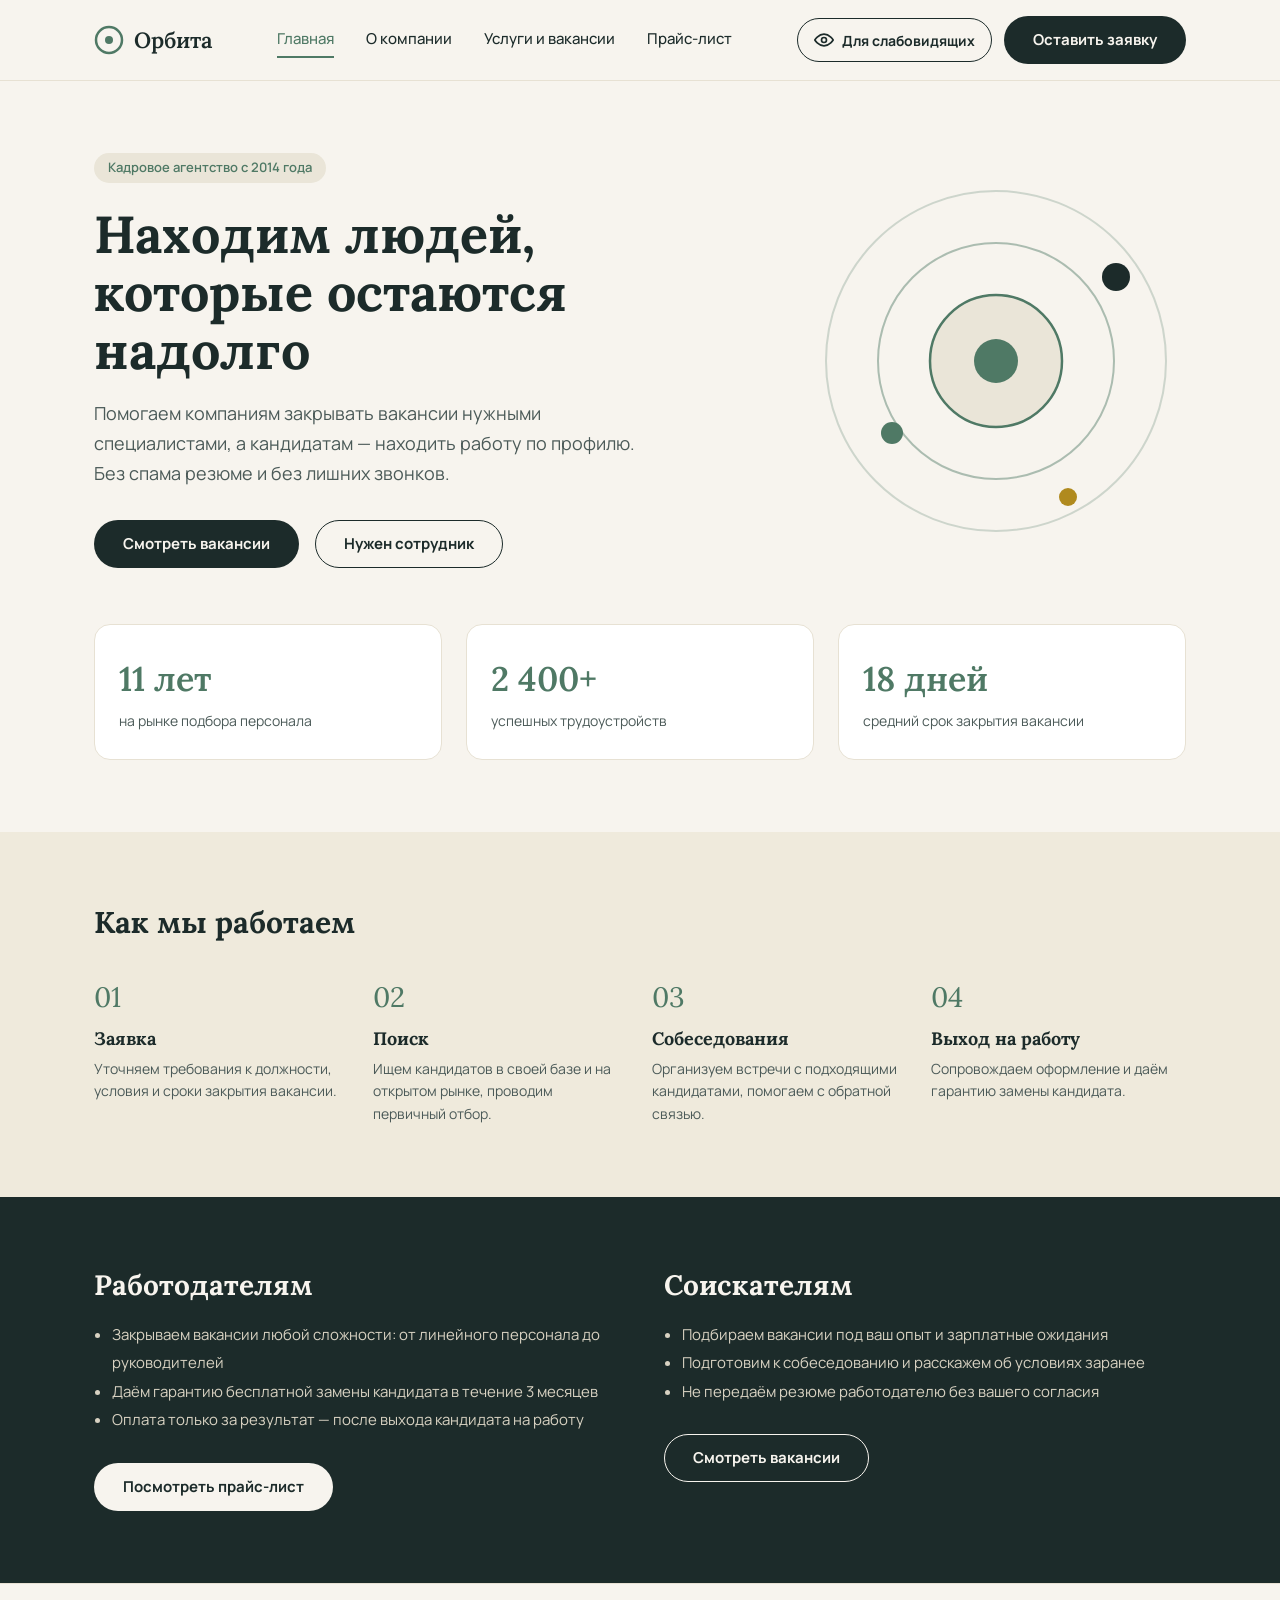
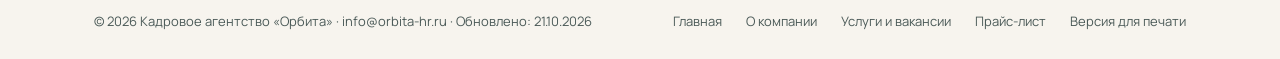
<file: index.html>
<!doctype html>
<html lang="ru">
<head>
<meta charset="utf-8">
<meta name="viewport" content="width=device-width, initial-scale=1">
<meta name="description" content="Кадровое агентство «Орбита»: подбор персонала для бизнеса и поиск работы для кандидатов.">
<title>Главная — Кадровое агентство «Орбита»</title>
<link rel="preconnect" href="https://fonts.googleapis.com">
<link rel="preconnect" href="https://fonts.gstatic.com" crossorigin>
<link rel="stylesheet" href="https://fonts.googleapis.com/css2?family=Lora:wght@500;600&family=Manrope:wght@400;500;700;800&display=swap">
<link rel="stylesheet" href="styles.css">
<link rel="stylesheet" href="a11y.css">
<link rel="stylesheet" href="print.css" media="print">
<script>try{var a=JSON.parse(localStorage.getItem('orbita-a11y')||'{}'),c=document.documentElement.classList;if(+a.fs)c.add('a11y-fs-'+a.fs);if(a.color)c.add('a11y-c-'+a.color);if(+a.sp)c.add('a11y-sp');if(+a.font)c.add('a11y-font');if(a.img===0)c.add('a11y-noimg')}catch(e){}</script>
</head>
<body>

  <!-- HEADER -->
  <header>
    <a href="index.html" class="logo">
      <svg width="30" height="30" viewBox="0 0 30 30" fill="none" aria-hidden="true">
        <circle cx="15" cy="15" r="13" stroke="#4F7965" stroke-width="2.5"/>
        <circle cx="15" cy="15" r="4" fill="#4F7965"/>
      </svg>
      <span>Орбита</span>
    </a>
    <nav class="main-nav" id="main-nav" aria-label="Основное меню">
      <a href="index.html" class="active">Главная</a>
      <a href="about.html">О компании</a>
      <a href="catalog.html">Услуги и вакансии</a>
      <a href="price.html">Прайс-лист</a>
    </nav>
    <div class="header-actions">
      <a href="about.html#contacts" class="btn btn-primary header-cta">Оставить заявку</a>
      <button class="menu-toggle" type="button" aria-label="Открыть меню" aria-expanded="false" aria-controls="main-nav">&#9776;</button>
    </div>
  </header>

  <!-- HERO -->
  <section class="hero">
    <div class="container hero-inner">
      <div class="hero-text">
        <span class="pill">Кадровое агентство с 2014 года</span>
        <h1>Находим людей, которые остаются надолго</h1>
        <p>Помогаем компаниям закрывать вакансии нужными специалистами, а кандидатам — находить работу по профилю. Без спама резюме и без лишних звонков.</p>
        <div class="hero-actions">
          <a href="catalog.html" class="btn btn-primary">Смотреть вакансии</a>
          <a href="about.html#contacts" class="btn btn-outline">Нужен сотрудник</a>
        </div>
      </div>
      <div class="hero-art" aria-hidden="true">
      <svg viewBox="0 0 380 380" fill="none" xmlns="http://www.w3.org/2000/svg">
        <circle cx="190" cy="190" r="170" stroke="#4F7965" stroke-opacity="0.25" stroke-width="2"/>
        <circle cx="190" cy="190" r="118" stroke="#4F7965" stroke-opacity="0.45" stroke-width="2"/>
        <circle cx="190" cy="190" r="66" fill="#EAE5D8" stroke="#4F7965" stroke-width="2.5"/>
        <circle cx="190" cy="190" r="22" fill="#4F7965"/>
        <circle cx="310" cy="106" r="14" fill="#1C2B2A"/>
        <circle cx="86" cy="262" r="11" fill="#4F7965"/>
        <circle cx="262" cy="326" r="9" fill="#B08A1E"/>
      </svg>
      </div>
    </div>
  </section>

  <!-- STATS -->
  <section class="home-stats container">
    <div class="stats">
      <div class="stat card"><div class="stat-number">11 лет</div><div class="stat-label">на рынке подбора персонала</div></div>
      <div class="stat card"><div class="stat-number">2 400+</div><div class="stat-label">успешных трудоустройств</div></div>
      <div class="stat card"><div class="stat-number">18 дней</div><div class="stat-label">средний срок закрытия вакансии</div></div>
    </div>
  </section>

  <!-- PROCESS -->
  <section id="process" class="process">
    <div class="container">
      <h2>Как мы работаем</h2>
      <div class="process-steps">
        <div class="step"><div class="step-number">01</div><h3>Заявка</h3><p>Уточняем требования к должности, условия и сроки закрытия вакансии.</p></div>
        <div class="step"><div class="step-number">02</div><h3>Поиск</h3><p>Ищем кандидатов в своей базе и на открытом рынке, проводим первичный отбор.</p></div>
        <div class="step"><div class="step-number">03</div><h3>Собеседования</h3><p>Организуем встречи с подходящими кандидатами, помогаем с обратной связью.</p></div>
        <div class="step"><div class="step-number">04</div><h3>Выход на работу</h3><p>Сопровождаем оформление и даём гарантию замены кандидата.</p></div>
      </div>
    </div>
  </section>

  <!-- EMPLOYERS / CANDIDATES -->
  <section id="employers" class="split">
    <div class="container split-inner">
      <div class="split-col">
        <h2>Работодателям</h2>
        <ul>
          <li>Закрываем вакансии любой сложности: от линейного персонала до руководителей</li>
          <li>Даём гарантию бесплатной замены кандидата в течение 3 месяцев</li>
          <li>Оплата только за результат — после выхода кандидата на работу</li>
        </ul>
        <a href="price.html" class="btn btn-light">Посмотреть прайс-лист</a>
      </div>
      <div class="split-col">
        <h2>Соискателям</h2>
        <ul>
          <li>Подбираем вакансии под ваш опыт и зарплатные ожидания</li>
          <li>Подготовим к собеседованию и расскажем об условиях заранее</li>
          <li>Не передаём резюме работодателю без вашего согласия</li>
        </ul>
        <a href="catalog.html" class="btn btn-outline-light">Смотреть вакансии</a>
      </div>
    </div>
  </section>

  <!-- FOOTER -->
  <footer>
    <span>© 2026 Кадровое агентство «Орбита» · info@orbita-hr.ru · Обновлено: 21.10.2026</span>
    <nav>
      <a href="index.html">Главная</a>
      <a href="about.html">О компании</a>
      <a href="catalog.html">Услуги и вакансии</a>
      <a href="price.html">Прайс-лист</a>
      <button type="button" class="link-btn" data-print>Версия для печати</button>
    </nav>
  </footer>

  <script src="js/main.js"></script>
  <script src="js/a11y.js"></script>
</body>
</html>
</file>
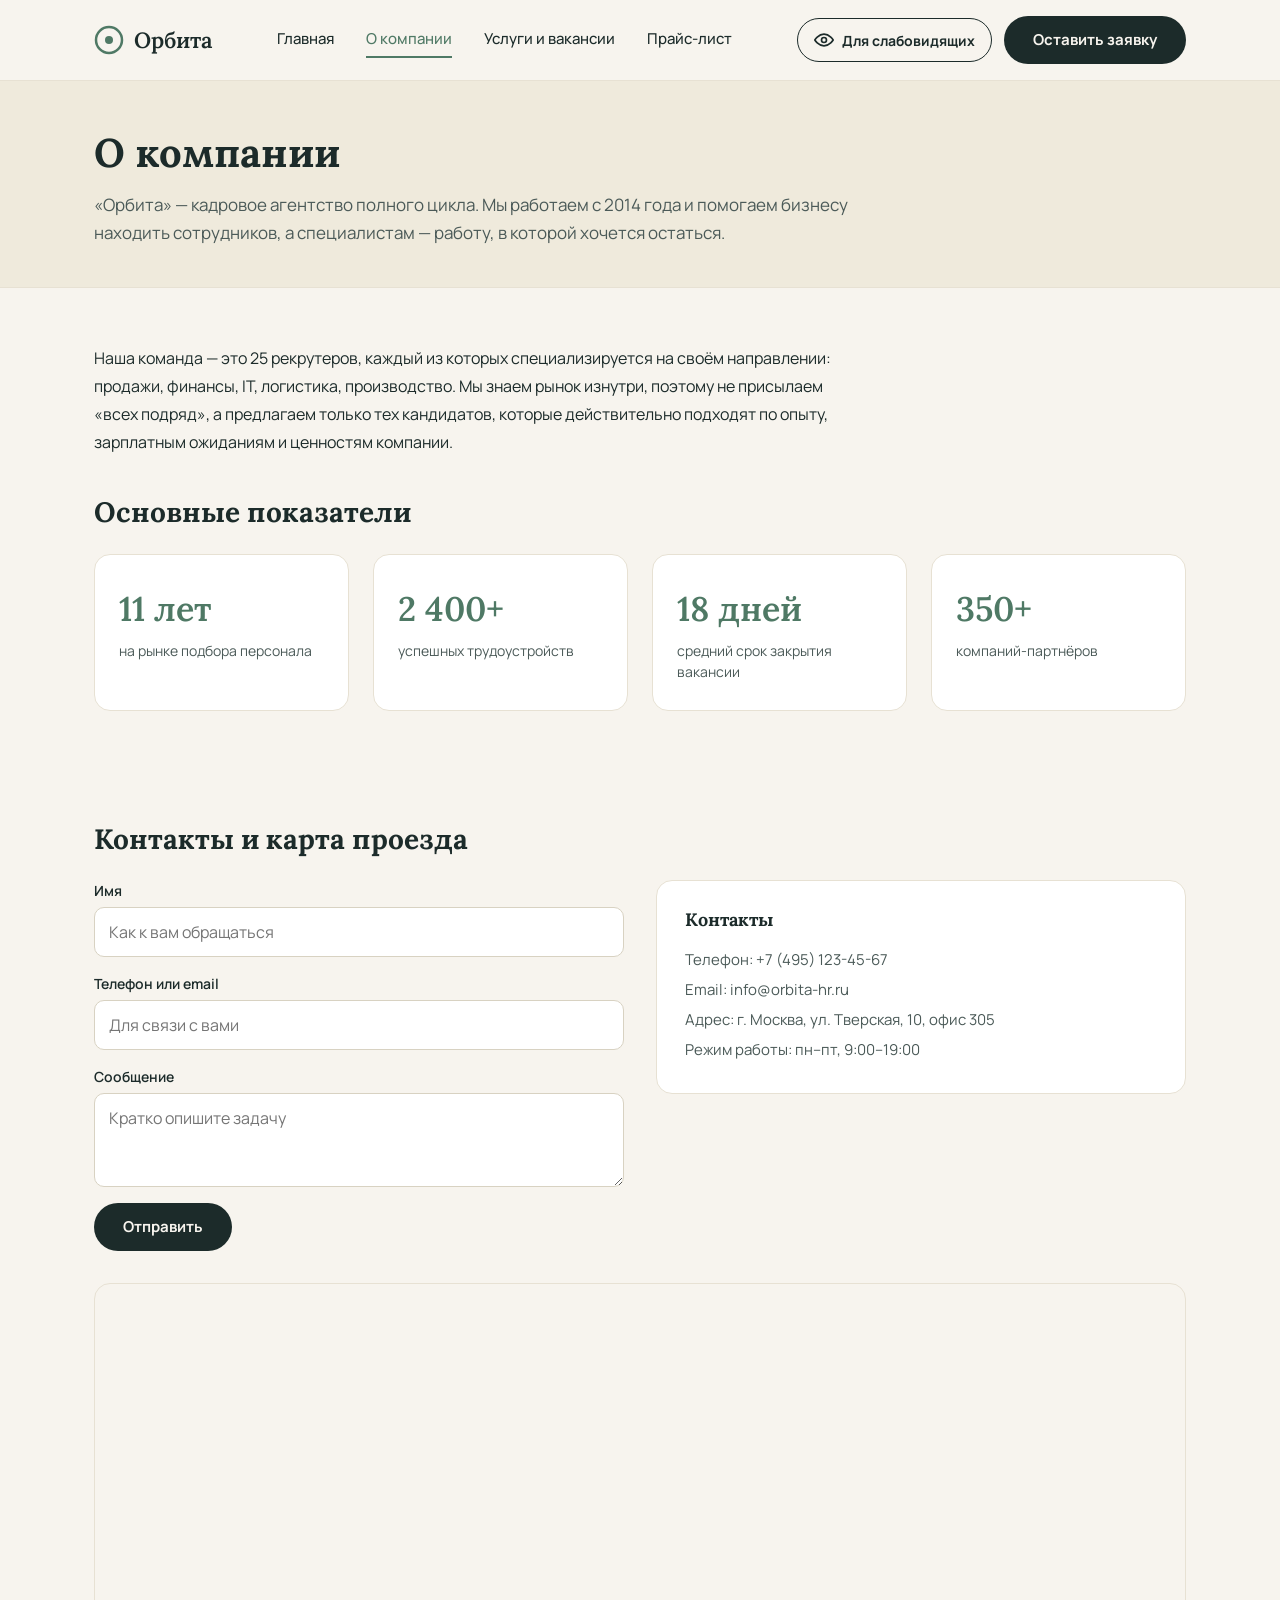
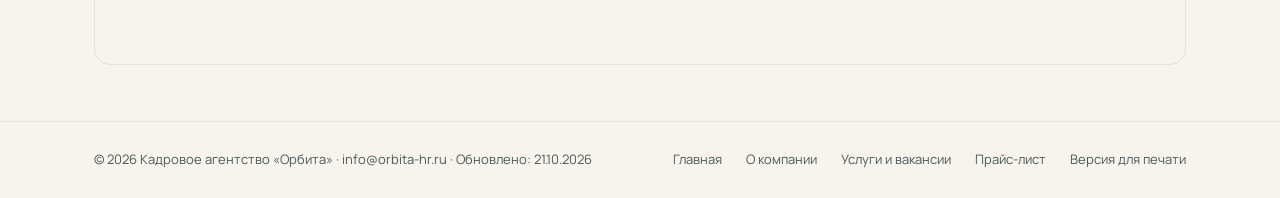
<file: about.html>
<!doctype html>
<html lang="ru">
<head>
<meta charset="utf-8">
<meta name="viewport" content="width=device-width, initial-scale=1">
<meta name="description" content="Кадровое агентство «Орбита»: подбор персонала для бизнеса и поиск работы для кандидатов.">
<title>О компании — Кадровое агентство «Орбита»</title>
<link rel="preconnect" href="https://fonts.googleapis.com">
<link rel="preconnect" href="https://fonts.gstatic.com" crossorigin>
<link rel="stylesheet" href="https://fonts.googleapis.com/css2?family=Lora:wght@500;600&family=Manrope:wght@400;500;700;800&display=swap">
<link rel="stylesheet" href="styles.css">
<link rel="stylesheet" href="a11y.css">
<link rel="stylesheet" href="print.css" media="print">
<script>try{var a=JSON.parse(localStorage.getItem('orbita-a11y')||'{}'),c=document.documentElement.classList;if(+a.fs)c.add('a11y-fs-'+a.fs);if(a.color)c.add('a11y-c-'+a.color);if(+a.sp)c.add('a11y-sp');if(+a.font)c.add('a11y-font');if(a.img===0)c.add('a11y-noimg')}catch(e){}</script>
</head>
<body>

  <!-- HEADER -->
  <header>
    <a href="index.html" class="logo">
      <svg width="30" height="30" viewBox="0 0 30 30" fill="none" aria-hidden="true">
        <circle cx="15" cy="15" r="13" stroke="#4F7965" stroke-width="2.5"/>
        <circle cx="15" cy="15" r="4" fill="#4F7965"/>
      </svg>
      <span>Орбита</span>
    </a>
    <nav class="main-nav" id="main-nav" aria-label="Основное меню">
      <a href="index.html">Главная</a>
      <a href="about.html" class="active">О компании</a>
      <a href="catalog.html">Услуги и вакансии</a>
      <a href="price.html">Прайс-лист</a>
    </nav>
    <div class="header-actions">
      <a href="about.html#contacts" class="btn btn-primary header-cta">Оставить заявку</a>
      <button class="menu-toggle" type="button" aria-label="Открыть меню" aria-expanded="false" aria-controls="main-nav">&#9776;</button>
    </div>
  </header>

  <section class="page-head">
    <div class="container">
      <h1>О компании</h1>
      <p class="lead">«Орбита» — кадровое агентство полного цикла. Мы работаем с 2014 года и помогаем бизнесу находить сотрудников, а специалистам — работу, в которой хочется остаться.</p>
    </div>
  </section>

  <section class="section container">
    <p class="about-text">Наша команда — это 25 рекрутеров, каждый из которых специализируется на своём направлении: продажи, финансы, IT, логистика, производство. Мы знаем рынок изнутри, поэтому не присылаем «всех подряд», а предлагаем только тех кандидатов, которые действительно подходят по опыту, зарплатным ожиданиям и ценностям компании.</p>

    <h2>Основные показатели</h2>
    <div class="stats">
      <div class="stat card"><div class="stat-number">11 лет</div><div class="stat-label">на рынке подбора персонала</div></div>
      <div class="stat card"><div class="stat-number">2 400+</div><div class="stat-label">успешных трудоустройств</div></div>
      <div class="stat card"><div class="stat-number">18 дней</div><div class="stat-label">средний срок закрытия вакансии</div></div>
      <div class="stat card"><div class="stat-number">350+</div><div class="stat-label">компаний-партнёров</div></div>
    </div>
  </section>

  <section id="contacts" class="section container">
    <h2>Контакты и карта проезда</h2>
    <div class="contacts-inner">
      <form class="contact-form">
        <label for="name">Имя
          <input type="text" id="name" placeholder="Как к вам обращаться">
        </label>
        <label for="contact">Телефон или email
          <input type="text" id="contact" placeholder="Для связи с вами">
        </label>
        <label for="message">Сообщение
          <textarea id="message" rows="3" placeholder="Кратко опишите задачу"></textarea>
        </label>
        <button type="submit" class="btn btn-primary">Отправить</button>
      </form>
      <div class="contact-info">
        <div class="card">
          <h3>Контакты</h3>
          <p>
            Телефон: +7 (495) 123-45-67<br>
            Email: info@orbita-hr.ru<br>
            Адрес: г. Москва, ул. Тверская, 10, офис 305<br>
            Режим работы: пн–пт, 9:00–19:00
          </p>
        </div>
      </div>
    </div>

    <div class="map-wrap">
      <!-- Замените ll и pt на координаты вашего адреса (долгота,широта) -->
      <iframe src="https://yandex.ru/map-widget/v1/?ll=37.6064%2C55.7650&z=16&pt=37.6064,55.7650,pm2rdm"
              loading="lazy" title="Карта проезда к офису «Орбита»"></iframe>
    </div>
  </section>

  <!-- FOOTER -->
  <footer>
    <span>© 2026 Кадровое агентство «Орбита» · info@orbita-hr.ru · Обновлено: 21.10.2026</span>
    <nav>
      <a href="index.html">Главная</a>
      <a href="about.html">О компании</a>
      <a href="catalog.html">Услуги и вакансии</a>
      <a href="price.html">Прайс-лист</a>
      <button type="button" class="link-btn" data-print>Версия для печати</button>
    </nav>
  </footer>

  <script src="js/main.js"></script>
  <script src="js/a11y.js"></script>
</body>
</html>
</file>
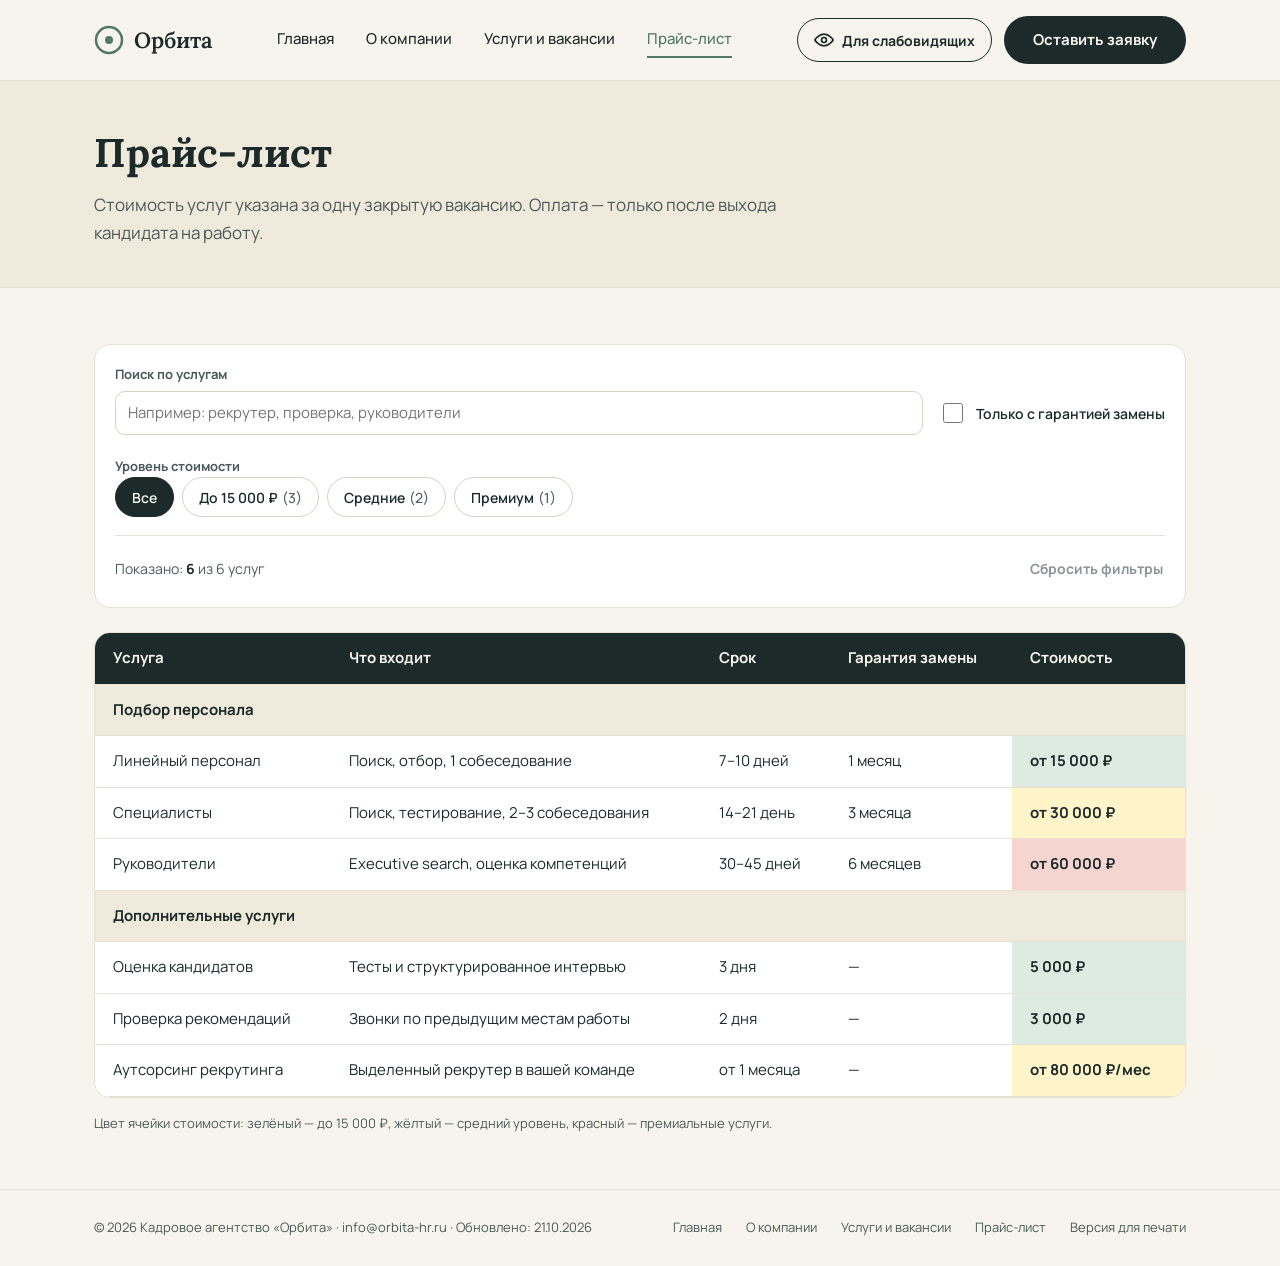
<file: price.html>
<!doctype html>
<html lang="ru">
<head>
<meta charset="utf-8">
<meta name="viewport" content="width=device-width, initial-scale=1">
<meta name="description" content="Кадровое агентство «Орбита»: подбор персонала для бизнеса и поиск работы для кандидатов.">
<title>Прайс-лист — Кадровое агентство «Орбита»</title>
<link rel="preconnect" href="https://fonts.googleapis.com">
<link rel="preconnect" href="https://fonts.gstatic.com" crossorigin>
<link rel="stylesheet" href="https://fonts.googleapis.com/css2?family=Lora:wght@500;600&family=Manrope:wght@400;500;700;800&display=swap">
<link rel="stylesheet" href="styles.css">
<link rel="stylesheet" href="a11y.css">
<link rel="stylesheet" href="print.css" media="print">
<script>try{var a=JSON.parse(localStorage.getItem('orbita-a11y')||'{}'),c=document.documentElement.classList;if(+a.fs)c.add('a11y-fs-'+a.fs);if(a.color)c.add('a11y-c-'+a.color);if(+a.sp)c.add('a11y-sp');if(+a.font)c.add('a11y-font');if(a.img===0)c.add('a11y-noimg')}catch(e){}</script>
</head>
<body>

  <!-- HEADER -->
  <header>
    <a href="index.html" class="logo">
      <svg width="30" height="30" viewBox="0 0 30 30" fill="none" aria-hidden="true">
        <circle cx="15" cy="15" r="13" stroke="#4F7965" stroke-width="2.5"/>
        <circle cx="15" cy="15" r="4" fill="#4F7965"/>
      </svg>
      <span>Орбита</span>
    </a>
    <nav class="main-nav" id="main-nav" aria-label="Основное меню">
      <a href="index.html">Главная</a>
      <a href="about.html">О компании</a>
      <a href="catalog.html">Услуги и вакансии</a>
      <a href="price.html" class="active">Прайс-лист</a>
    </nav>
    <div class="header-actions">
      <a href="about.html#contacts" class="btn btn-primary header-cta">Оставить заявку</a>
      <button class="menu-toggle" type="button" aria-label="Открыть меню" aria-expanded="false" aria-controls="main-nav">&#9776;</button>
    </div>
  </header>

  <section class="page-head">
    <div class="container">
      <h1>Прайс-лист</h1>
      <p class="lead">Стоимость услуг указана за одну закрытую вакансию. Оплата — только после выхода кандидата на работу.</p>
    </div>
  </section>

  <section class="section container">

    <div class="filters" id="price-filters"></div>

    <div class="price-wrap">
      <table class="price">
        <thead>
          <tr><th>Услуга</th><th>Что входит</th><th>Срок</th><th>Гарантия замены</th><th>Стоимость</th></tr>
        </thead>
        <tbody>
          <tr class="group"><td colspan="5">Подбор персонала</td></tr>
          <tr><td data-label="Услуга">Линейный персонал</td><td data-label="Что входит">Поиск, отбор, 1 собеседование</td><td data-label="Срок">7–10 дней</td><td data-label="Гарантия замены">1 месяц</td><td data-label="Стоимость" class="p-low">от 15 000 ₽</td></tr>
          <tr><td data-label="Услуга">Специалисты</td><td data-label="Что входит">Поиск, тестирование, 2–3 собеседования</td><td data-label="Срок">14–21 день</td><td data-label="Гарантия замены">3 месяца</td><td data-label="Стоимость" class="p-mid">от 30 000 ₽</td></tr>
          <tr><td data-label="Услуга">Руководители</td><td data-label="Что входит">Executive search, оценка компетенций</td><td data-label="Срок">30–45 дней</td><td data-label="Гарантия замены">6 месяцев</td><td data-label="Стоимость" class="p-high">от 60 000 ₽</td></tr>
          <tr class="group"><td colspan="5">Дополнительные услуги</td></tr>
          <tr><td data-label="Услуга">Оценка кандидатов</td><td data-label="Что входит">Тесты и структурированное интервью</td><td data-label="Срок">3 дня</td><td data-label="Гарантия замены">—</td><td data-label="Стоимость" class="p-low">5 000 ₽</td></tr>
          <tr><td data-label="Услуга">Проверка рекомендаций</td><td data-label="Что входит">Звонки по предыдущим местам работы</td><td data-label="Срок">2 дня</td><td data-label="Гарантия замены">—</td><td data-label="Стоимость" class="p-low">3 000 ₽</td></tr>
          <tr><td data-label="Услуга">Аутсорсинг рекрутинга</td><td data-label="Что входит">Выделенный рекрутер в вашей команде</td><td data-label="Срок">от 1 месяца</td><td data-label="Гарантия замены">—</td><td data-label="Стоимость" class="p-mid">от 80 000 ₽/мес</td></tr>
        </tbody>
      </table>
    </div>
    <p class="price-legend">Цвет ячейки стоимости: зелёный — до 15 000 ₽, жёлтый — средний уровень, красный — премиальные услуги.</p>
  </section>

  <!-- FOOTER -->
  <footer>
    <span>© 2026 Кадровое агентство «Орбита» · info@orbita-hr.ru · Обновлено: 21.10.2026</span>
    <nav>
      <a href="index.html">Главная</a>
      <a href="about.html">О компании</a>
      <a href="catalog.html">Услуги и вакансии</a>
      <a href="price.html">Прайс-лист</a>
      <button type="button" class="link-btn" data-print>Версия для печати</button>
    </nav>
  </footer>

  <script src="js/main.js"></script>
  <script src="js/a11y.js"></script>
  <script src="js/filters.js"></script>
</body>
</html>
</file>
<file: styles.css>
/* ==========================================================
   Орбита — стили сайта (адаптивная версия)
   ========================================================== */

* { box-sizing: border-box; }

html { -webkit-text-size-adjust: 100%; }

body {
  margin: 0;
  background: #F7F4EE;
  font-family: 'Manrope', Arial, sans-serif;
  color: #1C2B2A;
  line-height: 1.5;
}

h1, h2, h3 {
  font-family: 'Lora', Georgia, serif;
  margin: 0;
  line-height: 1.2;
}

img { max-width: 100%; height: auto; }

/* ---------- Ссылки (состояния: обычная, hover, active, посещённая) ---------- */

a { color: #1C2B2A; text-decoration: none; }
a:hover { color: #4F7965; text-decoration: underline; }
a:active { color: #B08A1E; }

.btn:hover, .btn:active, .logo:hover { text-decoration: none; }

/* ---------- Общие блоки ---------- */

.container {
  max-width: 1140px;
  margin: 0 auto;
  padding-left: 24px;
  padding-right: 24px;
}

.section { padding-top: 56px; padding-bottom: 56px; }
.section h2 { font-size: 28px; margin-bottom: 24px; }

.card {
  background: #FFFFFF;
  border: 1px solid #E7E1D3;
  border-radius: 16px;
}

.pill {
  display: inline-block;
  padding: 5px 14px;
  border-radius: 999px;
  background: #EAE5D8;
  font-size: 13px;
  font-weight: 600;
  color: #4F7965;
}

/* ---------- Кнопки ---------- */

.btn {
  display: inline-block;
  padding: 14px 28px;
  border-radius: 999px;
  font-weight: 700;
  font-size: 15px;
  line-height: 1.2;
  border: 1.5px solid transparent;
  cursor: pointer;
  font-family: inherit;
  text-align: center;
}

.btn-primary { background: #1C2B2A; color: #F7F4EE; }
.btn-primary:hover { background: #4F7965; color: #F7F4EE; }

.btn-outline { border-color: #1C2B2A; color: #1C2B2A; background: transparent; }
.btn-outline:hover { background: #1C2B2A; color: #F7F4EE; }

.btn-light { background: #F7F4EE; color: #1C2B2A; }
.btn-light:hover { background: #FFFFFF; color: #1C2B2A; }

.btn-outline-light { border-color: #F7F4EE; color: #F7F4EE; background: transparent; }
.btn-outline-light:hover { background: #F7F4EE; color: #1C2B2A; }

.btn-sm { padding: 10px 22px; font-size: 14px; }

/* ---------- Шапка ---------- */

header {
  display: flex;
  align-items: center;
  justify-content: space-between;
  flex-wrap: wrap;
  gap: 16px;
  padding: 16px 24px;
  background: #F7F4EE;
  border-bottom: 1px solid #E7E1D3;
  position: relative;   /* от шапки позиционируется выпадающее меню на телефоне */
  z-index: 30;
}

.logo { display: flex; align-items: center; gap: 10px; }
.logo span { font-family: 'Lora', Georgia, serif; font-size: 22px; font-weight: 600; }

nav.main-nav { display: flex; gap: 32px; font-size: 15px; font-weight: 500; }

nav.main-nav a { padding: 6px 0; border-bottom: 2px solid transparent; }
nav.main-nav a:hover { text-decoration: none; border-bottom-color: #4F7965; }
nav.main-nav a.active { color: #4F7965; border-bottom-color: #4F7965; }

.header-actions { display: flex; align-items: center; gap: 12px; }

.menu-toggle { display: none; }


/* ---------- Главная: hero ---------- */

.hero { padding-top: 72px; padding-bottom: 56px; }

.hero-inner {
  display: flex;
  align-items: center;
  justify-content: space-between;
  gap: 48px;
}

.hero-text { flex: 1 1 520px; }

.hero h1 { font-size: 52px; line-height: 1.12; margin-top: 22px; }

.hero p {
  font-size: 18px;
  line-height: 1.65;
  color: #4B5A58;
  max-width: 560px;
  margin: 20px 0 0;
}

.hero-actions { display: flex; flex-wrap: wrap; gap: 16px; margin-top: 32px; }

.hero-art { flex: 0 1 380px; }
.hero-art svg { display: block; width: 100%; height: auto; }

/* ---------- Показатели ---------- */

.stats { display: flex; flex-wrap: wrap; gap: 24px; }

.stat { flex: 1 1 200px; padding: 28px 24px; }

.stat-number {
  font-family: 'Lora', Georgia, serif;
  font-size: 34px;
  font-weight: 600;
  color: #4F7965;
}

.stat-label { font-size: 14px; color: #4B5A58; margin-top: 6px; }

.home-stats { padding-bottom: 72px; }

/* ---------- Как мы работаем ---------- */

.process { padding: 72px 0; background: #EFEADC; }
.process h2 { font-size: 30px; margin-bottom: 36px; }

.process-steps { display: flex; flex-wrap: wrap; gap: 32px 24px; }

.step { flex: 1 1 220px; }
.step-number { font-family: 'Lora', Georgia, serif; font-size: 28px; color: #4F7965; }
.step h3 { font-size: 18px; margin-top: 10px; }
.step p { font-size: 14px; color: #4B5A58; margin: 8px 0 0; line-height: 1.6; }

/* ---------- Работодателям / Соискателям ---------- */

.split { padding: 72px 0; background: #1C2B2A; color: #F7F4EE; }

.split-inner { display: flex; flex-wrap: wrap; gap: 48px; }

.split-col { flex: 1 1 320px; }
.split-col h2 { font-size: 28px; color: #F7F4EE; }

.split-col ul {
  padding-left: 18px;
  margin: 18px 0 28px;
  line-height: 1.9;
  font-size: 15px;
  color: #D8D2C2;
}

/* ---------- Заголовок внутренних страниц ---------- */

.page-head { padding: 48px 0 40px; background: #EFEADC; border-bottom: 1px solid #E7E1D3; }
.page-head h1 { font-size: 40px; }
.lead { font-size: 17px; line-height: 1.65; color: #4B5A58; max-width: 760px; margin: 14px 0 0; }

/* ---------- О компании ---------- */

.about-text { max-width: 760px; font-size: 16px; line-height: 1.75; margin: 0 0 40px; }

/* ---------- Контакты ---------- */

.contacts-inner { display: flex; flex-wrap: wrap; gap: 32px; }

.contact-form { flex: 1 1 320px; display: flex; flex-direction: column; gap: 16px; }
.contact-form label { font-size: 14px; font-weight: 600; }

.contact-form input,
.contact-form textarea {
  display: block;
  width: 100%;
  margin-top: 6px;
  padding: 13px 14px;
  border: 1px solid #D8D2C2;
  border-radius: 10px;
  background: #FFFFFF;
  font-size: 16px;
  font-family: inherit;
  color: #1C2B2A;
}

.contact-form input:focus,
.contact-form textarea:focus { outline: 2px solid #4F7965; border-color: #4F7965; }

.contact-form textarea { resize: vertical; }
.contact-form .btn { align-self: flex-start; }

.contact-info { flex: 1 1 320px; }
.contact-info .card { padding: 28px; }
.contact-info h3 { font-size: 18px; margin-bottom: 14px; }
.contact-info p { font-size: 15px; color: #4B5A58; line-height: 2; margin: 0; }

.map-wrap {
  margin-top: 32px;
  border-radius: 16px;
  overflow: hidden;
  border: 1px solid #E7E1D3;
}
.map-wrap iframe { display: block; width: 100%; height: 380px; border: 0; }

/* ---------- Каталог услуг ---------- */

.service-grid { display: flex; flex-wrap: wrap; gap: 24px; }

.service { flex: 1 1 280px; padding: 20px; }

.service img {
  display: block;
  width: 100%;
  height: 200px;
  object-fit: cover;
  border-radius: 12px;
}

.service h3 { font-size: 20px; margin-top: 18px; }
.service p { font-size: 14px; line-height: 1.6; color: #4B5A58; margin: 10px 0 0; }
.service ul { padding-left: 18px; margin: 14px 0 0; font-size: 14px; line-height: 1.9; }

.service .specs {
  margin-top: 16px;
  padding-top: 14px;
  border-top: 1px solid #E7E1D3;
  font-size: 13px;
  font-weight: 600;
  color: #4F7965;
}

/* ---------- Вакансии ---------- */

.vacancies-subtitle { font-size: 15px; color: #4B5A58; margin: -12px 0 28px; }

.vacancy-list { display: flex; flex-direction: column; gap: 14px; }

.vacancy-card {
  padding: 22px 28px;
  display: flex;
  align-items: center;
  justify-content: space-between;
  flex-wrap: wrap;
  gap: 14px;
}

.vacancy-card h3 { font-size: 18px; }
.vacancy-card p { font-size: 14px; color: #4B5A58; margin: 6px 0 0; }

/* ---------- Прайс-лист ---------- */

.price-wrap { overflow-x: auto; border-radius: 16px; border: 1px solid #E7E1D3; }

.price { width: 100%; border-collapse: collapse; background: #FFFFFF; font-size: 15px; }

.price th, .price td { padding: 14px 18px; border-bottom: 1px solid #E7E1D3; text-align: left; }

.price th { background: #1C2B2A; color: #F7F4EE; font-weight: 700; white-space: nowrap; }

.price .group td { background: #EFEADC; font-weight: 700; color: #1C2B2A; }

.p-low  { background: #DDEBE3; font-weight: 700; white-space: nowrap; }
.p-mid  { background: #FFF3C9; font-weight: 700; white-space: nowrap; }
.p-high { background: #F6D5D0; font-weight: 700; white-space: nowrap; }

.price-legend { font-size: 13px; color: #4B5A58; margin: 16px 0 0; }

/* ---------- Подвал ---------- */

footer {
  display: flex;
  align-items: center;
  justify-content: space-between;
  flex-wrap: wrap;
  gap: 12px 24px;
  padding: 28px 24px;
  border-top: 1px solid #E7E1D3;
  font-size: 13px;
  color: #4B5A58;
}

footer nav { display: flex; flex-wrap: wrap; gap: 12px 24px; }
footer nav a { color: #4B5A58; }
footer nav a:hover { color: #4F7965; }

/* ---------- Выравнивание шапки/подвала по контейнеру на широких экранах ---------- */

@media (min-width: 1188px) {
  header, footer {
    padding-left: calc((100% - 1140px) / 2 + 24px);
    padding-right: calc((100% - 1140px) / 2 + 24px);
  }
}

/* ---------- Промежуточная ширина: чуть плотнее шапка ---------- */

@media (min-width: 901px) and (max-width: 1100px) {
  nav.main-nav { gap: 22px; }
}

/* ---------- Меню на телефоне и планшете: выпадающая панель под кнопкой ---------- */

@media (max-width: 900px) {
  header { padding: 12px 20px; flex-wrap: nowrap; }

  .header-cta { display: none; }

  .menu-toggle {
    display: flex;
    align-items: center;
    justify-content: center;
    width: 44px;
    height: 44px;
    font-size: 24px;
    line-height: 1;
    background: transparent;
    border: 1.5px solid #1C2B2A;
    border-radius: 10px;
    cursor: pointer;
    color: #1C2B2A;
  }
  .menu-toggle[aria-expanded="true"] { background: #1C2B2A; color: #F7F4EE; }

  /* Панель меню: прижата к правому краю, сразу под кнопкой, поверх контента */
  nav.main-nav {
    display: none;
    position: absolute;
    top: calc(100% - 6px);
    right: 20px;
    width: min(280px, calc(100% - 40px));
    flex-direction: column;
    gap: 0;
    padding: 6px 0;
    background: #FFFFFF;
    border: 1px solid #E7E1D3;
    border-radius: 14px;
    box-shadow: 0 14px 34px rgba(28, 43, 42, 0.18);
    z-index: 40;
  }
  nav.main-nav.open { display: flex; }

  nav.main-nav a {
    padding: 14px 20px;
    border-top: 1px solid #E7E1D3;
    border-bottom: 0;
  }
  nav.main-nav a:first-child { border-top: 0; }
  nav.main-nav a:hover { background: #F7F4EE; }
  nav.main-nav a.active { background: #EFEADC; border-bottom: 0; }
}

/* ---------- Планшеты и телефоны ---------- */

@media (max-width: 860px) {
  .hero-art { display: none; }
  .hero h1 { font-size: 40px; }
}

@media (max-width: 768px) {
  .container { padding-left: 20px; padding-right: 20px; }
  footer { padding: 24px 20px; flex-direction: column; align-items: flex-start; }

  .hero { padding-top: 40px; padding-bottom: 32px; }
  .hero h1 { font-size: 34px; }
  .hero p { font-size: 16px; }
  .home-stats { padding-bottom: 48px; }

  .process, .split { padding: 48px 0; }
  .section { padding-top: 40px; padding-bottom: 40px; }
  .section h2, .process h2 { font-size: 24px; }
  .page-head { padding: 32px 0 28px; }
  .page-head h1 { font-size: 30px; }

  .stat { padding: 20px; }
  .stat-number { font-size: 28px; }

  .service img { height: 180px; }
  .map-wrap iframe { height: 300px; }
}

@media (max-width: 480px) {
  .hero-actions .btn,
  .split-col .btn,
  .contact-form .btn { width: 100%; }

  .stat { flex-basis: 140px; }

  .vacancy-card { flex-direction: column; align-items: flex-start; padding: 20px; }
  .vacancy-card .btn { width: 100%; }
}

/* ---------- Прайс на телефоне: каждая строка таблицы становится карточкой ---------- */

@media (max-width: 640px) {
  .price-wrap { border: 0; overflow: visible; }

  .price, .price tbody, .price tr, .price td { display: block; width: 100%; }

  .price { background: transparent; }

  .price thead { display: none; }

  .price tr {
    margin-bottom: 12px;
    background: #FFFFFF;
    border: 1px solid #E7E1D3;
    border-radius: 14px;
    overflow: hidden;
  }

  .price .group { border: 0; background: transparent; margin: 24px 0 10px; }
  .price .group td { padding: 0; border: 0; background: transparent; font-size: 18px; font-family: 'Lora', Georgia, serif; }

  .price td {
    display: flex;
    justify-content: space-between;
    gap: 16px;
    padding: 11px 16px;
    border-bottom: 1px solid #E7E1D3;
    text-align: right;
  }

  .price td:last-child { border-bottom: 0; }

  .price td::before {
    content: attr(data-label);
    flex: 0 0 auto;
    font-weight: 600;
    color: #4B5A58;
    text-align: left;
  }

  .price td:first-child { font-weight: 700; background: #EFEADC; }
  .price td:first-child::before { color: #4B5A58; }

  .price .group td:first-child { display: block; background: transparent; text-align: left; }
  .price .group td::before { content: none; }
}

/* ==========================================================
   Общие дополнения
   ========================================================== */

/* hidden должен скрывать даже элементы с display: flex */
[hidden] { display: none !important; }

/* Заметная рамка фокуса для навигации с клавиатуры */
:focus-visible { outline: 3px solid #B08A1E; outline-offset: 2px; }

/* Кнопка, оформленная как ссылка (например, «Версия для печати» в подвале) */
.link-btn {
  background: none;
  border: 0;
  padding: 0;
  font: inherit;
  color: #4B5A58;
  cursor: pointer;
}
.link-btn:hover { color: #4F7965; text-decoration: underline; }

/* Строка с адресом и датой — видна только при печати */
.print-meta { display: none; }

/* ==========================================================
   Умные фильтры (вакансии и прайс-лист)
   ========================================================== */

.filters {
  display: flex;
  flex-direction: column;
  gap: 18px;
  margin: 0 0 24px;
  padding: 20px;
  background: #FFFFFF;
  border: 1px solid #E7E1D3;
  border-radius: 16px;
}

.filters-row { display: flex; flex-wrap: wrap; align-items: flex-end; gap: 14px 16px; }

.f-field { display: flex; flex-direction: column; gap: 6px; flex: 1 1 180px; min-width: 0; }
.f-field.f-wide { flex: 2 1 280px; }

.f-label { font-size: 13px; font-weight: 700; color: #4B5A58; }

.f-field input[type="search"],
.f-field select {
  width: 100%;
  min-height: 44px;
  padding: 10px 12px;
  border: 1px solid #D8D2C2;
  border-radius: 10px;
  background: #FFFFFF;
  font: inherit;
  font-size: 15px;
  color: #1C2B2A;
}

.f-field input[type="range"] { width: 100%; min-height: 44px; accent-color: #4F7965; }

.chips { display: flex; flex-wrap: wrap; gap: 8px; }

.chip {
  min-height: 40px;
  padding: 8px 16px;
  border: 1.5px solid #D8D2C2;
  border-radius: 999px;
  background: #FFFFFF;
  font: inherit;
  font-size: 14px;
  font-weight: 600;
  color: #1C2B2A;
  cursor: pointer;
}
.chip:hover { border-color: #4F7965; }
.chip[aria-pressed="true"] { background: #1C2B2A; border-color: #1C2B2A; color: #F7F4EE; }
.chip:disabled { opacity: 0.45; cursor: not-allowed; }
.chip .count { margin-left: 4px; font-weight: 500; opacity: 0.75; }

.check {
  display: inline-flex;
  align-items: center;
  gap: 10px;
  min-height: 44px;
  font-size: 14px;
  font-weight: 600;
  cursor: pointer;
}
.check input { width: 20px; height: 20px; accent-color: #4F7965; }

.filters-bar {
  display: flex;
  flex-wrap: wrap;
  align-items: center;
  justify-content: space-between;
  gap: 8px 16px;
  padding-top: 14px;
  border-top: 1px solid #E7E1D3;
}

.filters-count { font-size: 14px; color: #4B5A58; }
.filters-count strong { color: #1C2B2A; }

.f-reset {
  padding: 8px 2px;
  background: none;
  border: 0;
  font: inherit;
  font-size: 14px;
  font-weight: 700;
  color: #4F7965;
  text-decoration: underline;
  cursor: pointer;
}
.f-reset:disabled { color: #8A9694; text-decoration: none; cursor: default; }

.f-empty {
  margin: 0;
  padding: 32px 20px;
  text-align: center;
  font-size: 15px;
  color: #4B5A58;
  background: #FFFFFF;
  border: 1px dashed #D8D2C2;
  border-radius: 16px;
}
.f-empty .f-reset { display: block; margin: 10px auto 0; }

@media (max-width: 480px) {
  .filters { padding: 16px; }
  .f-field, .f-field.f-wide { flex-basis: 100%; }
}
</file>
<file: a11y.css>
/* ==========================================================
   Версия для слабовидящих
   Панель настроек + режимы (классы на <html>, ставит js/a11y.js):
   a11y-fs-1 / a11y-fs-2     — размер текста
   a11y-c-bw / wb / blue     — цветовые схемы
   a11y-sp                   — увеличенные интервалы
   a11y-font                 — шрифт Arial
   a11y-noimg                — изображения скрыты
   ========================================================== */

@media screen {

/* ---------- Кнопка в шапке ---------- */

.a11y-toggle {
  display: inline-flex;
  align-items: center;
  justify-content: center;
  gap: 8px;
  height: 44px;
  padding: 0 16px;
  background: transparent;
  border: 1.5px solid #1C2B2A;
  border-radius: 999px;
  font: inherit;
  font-size: 14px;
  font-weight: 700;
  color: #1C2B2A;
  cursor: pointer;
}
.a11y-toggle svg { width: 20px; height: 20px; flex: none; }
.a11y-toggle:hover,
.a11y-toggle[aria-expanded="true"] { background: #1C2B2A; color: #F7F4EE; }
.a11y-toggle.is-active::after {
  content: "";
  width: 8px; height: 8px;
  border-radius: 50%;
  background: #B08A1E;
}

@media (max-width: 1100px) {
  .a11y-toggle { width: 44px; padding: 0; border-radius: 10px; }
  .a11y-toggle .label { display: none; }
  .a11y-toggle.is-active::after { display: none; }
  .a11y-toggle.is-active { box-shadow: inset 0 0 0 2px #B08A1E; }
}

/* ---------- Панель настроек ---------- */

.a11y-panel { background: #1C2B2A; color: #F7F4EE; }

.a11y-inner {
  display: flex;
  flex-wrap: wrap;
  gap: 18px 32px;
  padding-top: 18px;
  padding-bottom: 18px;
}

.a11y-group { display: flex; flex-direction: column; gap: 8px; }
.a11y-label { font-size: 13px; font-weight: 700; color: #D8D2C2; }
.a11y-row { display: flex; flex-wrap: wrap; gap: 8px; }

.a11y-btn {
  min-height: 44px;
  min-width: 44px;
  padding: 8px 14px;
  background: transparent;
  border: 2px solid #F7F4EE;
  border-radius: 10px;
  font: inherit;
  font-size: 15px;
  font-weight: 700;
  color: #F7F4EE;
  cursor: pointer;
}
.a11y-btn:hover { background: rgba(247, 244, 238, 0.14); }
.a11y-btn[aria-pressed="true"] { background: #F7F4EE; color: #1C2B2A; }

.a11y-btn.a11y-sw-bw,   .a11y-btn.a11y-sw-bw:hover   { background: #FFFFFF; color: #000000; }
.a11y-btn.a11y-sw-wb,   .a11y-btn.a11y-sw-wb:hover   { background: #000000; color: #FFFFFF; }
.a11y-btn.a11y-sw-blue, .a11y-btn.a11y-sw-blue:hover { background: #9DD1FF; color: #063462; }
.a11y-btn.a11y-sw[aria-pressed="true"] { outline: 4px solid #E7C34A; outline-offset: 2px; }

.a11y-actions { display: flex; flex-wrap: wrap; align-items: flex-end; gap: 8px; margin-left: auto; }

@media (max-width: 480px) {
  .a11y-group, .a11y-actions { width: 100%; margin-left: 0; }
  .a11y-btn { flex: 1 1 auto; }
}

/* ---------- Размер текста ---------- */

html.a11y-fs-1 body { zoom: 1.2; }
html.a11y-fs-2 body { zoom: 1.5; }

/* При увеличенном тексте шапка не помещается в одну строку — используем
   компактное меню («бургер») и на широких экранах, и убираем подпись у кнопки */

html:is(.a11y-fs-1, .a11y-fs-2) header,
html:is(.a11y-fs-1, .a11y-fs-2) footer { padding-left: 24px; padding-right: 24px; }

html:is(.a11y-fs-1, .a11y-fs-2) .a11y-toggle { width: 44px; padding: 0; border-radius: 10px; }
html:is(.a11y-fs-1, .a11y-fs-2) .a11y-toggle .label { display: none; }

@media (max-width: 1400px) {
  html:is(.a11y-fs-1, .a11y-fs-2) header { flex-wrap: nowrap; }
  html:is(.a11y-fs-1, .a11y-fs-2) .header-cta { display: none; }

  html:is(.a11y-fs-1, .a11y-fs-2) .menu-toggle {
    display: flex;
    align-items: center;
    justify-content: center;
    width: 44px;
    height: 44px;
    font-size: 24px;
    line-height: 1;
    background: transparent;
    border: 1.5px solid #1C2B2A;
    border-radius: 10px;
    cursor: pointer;
    color: #1C2B2A;
  }
  html:is(.a11y-fs-1, .a11y-fs-2) .menu-toggle[aria-expanded="true"] { background: #1C2B2A; color: #F7F4EE; }

  html:is(.a11y-fs-1, .a11y-fs-2) nav.main-nav {
    display: none;
    position: absolute;
    top: calc(100% - 6px);
    right: 24px;
    width: min(280px, calc(100% - 48px));
    flex-direction: column;
    gap: 0;
    padding: 6px 0;
    background: #FFFFFF;
    border: 1px solid #E7E1D3;
    border-radius: 14px;
    box-shadow: 0 14px 34px rgba(28, 43, 42, 0.18);
    z-index: 40;
  }
  html:is(.a11y-fs-1, .a11y-fs-2) nav.main-nav.open { display: flex; }
  html:is(.a11y-fs-1, .a11y-fs-2) nav.main-nav a { padding: 14px 20px; border-top: 1px solid #E7E1D3; border-bottom: 0; }
  html:is(.a11y-fs-1, .a11y-fs-2) nav.main-nav a:first-child { border-top: 0; }
  html:is(.a11y-fs-1, .a11y-fs-2) nav.main-nav a.active { background: #EFEADC; border-bottom: 0; }
}

/* ---------- Интервалы и шрифт ---------- */

html.a11y-sp body,
html.a11y-sp body * {
  letter-spacing: 0.04em !important;
  word-spacing: 0.12em !important;
  line-height: 1.8 !important;
}

html.a11y-font body,
html.a11y-font body * { font-family: Arial, Helvetica, sans-serif !important; }

/* ---------- Изображения ---------- */

.a11y-alt { display: none; }
html.a11y-noimg img { display: none !important; }
html.a11y-noimg .hero-art { display: none !important; }
html.a11y-noimg .a11y-alt {
  display: block;
  margin-bottom: 12px;
  padding: 12px 14px;
  border: 1px dashed currentColor;
  border-radius: 8px;
  font-size: 14px;
}

/* ---------- Цветовые схемы ---------- */

html.a11y-c-bw   { --a-bg: #FFFFFF; --a-fg: #000000; }
html.a11y-c-wb   { --a-bg: #000000; --a-fg: #FFFFFF; }
html.a11y-c-blue { --a-bg: #9DD1FF; --a-fg: #063462; }

html[class*="a11y-c-"] body,
html[class*="a11y-c-"] body *:not(.a11y-sw) {
  background-color: var(--a-bg) !important;
  background-image: none !important;
  color: var(--a-fg) !important;
  border-color: var(--a-fg) !important;
  box-shadow: none !important;
  text-shadow: none !important;
}

html[class*="a11y-c-"] a { text-decoration: underline !important; }

html[class*="a11y-c-"] .btn,
html[class*="a11y-c-"] .card,
html[class*="a11y-c-"] .chip,
html[class*="a11y-c-"] .a11y-btn:not(.a11y-sw),
html[class*="a11y-c-"] .menu-toggle,
html[class*="a11y-c-"] .a11y-toggle,
html[class*="a11y-c-"] input,
html[class*="a11y-c-"] select,
html[class*="a11y-c-"] textarea {
  border-width: 2px !important;
  border-style: solid !important;
}

/* Нажатые кнопки и текущий пункт меню — инверсия цветов */
html[class*="a11y-c-"] [aria-pressed="true"]:not(.a11y-sw),
html[class*="a11y-c-"] .menu-toggle[aria-expanded="true"],
html[class*="a11y-c-"] .a11y-toggle[aria-expanded="true"],
html[class*="a11y-c-"] nav.main-nav a.active {
  background-color: var(--a-fg) !important;
  color: var(--a-bg) !important;
}

html[class*="a11y-c-"] svg [fill]:not([fill="none"]) { fill: var(--a-fg) !important; }
html[class*="a11y-c-"] svg [stroke] { stroke: var(--a-fg) !important; }
html[class*="a11y-c-"] .hero-art { display: none !important; }
html[class*="a11y-c-"] input[type="range"] { accent-color: var(--a-fg); }
html[class*="a11y-c-"] ::placeholder { color: var(--a-fg) !important; opacity: 0.75; }
html[class*="a11y-c-"] :focus-visible { outline: 4px solid var(--a-fg) !important; outline-offset: 3px; }

}
</file>
<file: print.css>
/* ==========================================================
   Версия для печати (подключается с media="print")
   Убирает меню, кнопки, карту, формы и фильтры, оставляя
   чистый чёрно-белый текст, который экономит тонер.
   ========================================================== */

@page { size: A4; margin: 16mm 14mm; }

html, body {
  background: #FFFFFF !important;
  color: #000000 !important;
  font-size: 11pt;
  line-height: 1.5;
  zoom: 1 !important;
}

/* Всё лишнее для бумаги */
.header-actions, nav.main-nav, .menu-toggle, .a11y-toggle, .a11y-panel,
.hero-art, .hero-actions, .map-wrap, .contact-form, .filters, .f-empty,
.btn, footer nav, .service img, .a11y-alt {
  display: none !important;
}

.container { max-width: none; padding-left: 0; padding-right: 0; }

/* Шапка: логотип и контакты */
header {
  display: flex;
  justify-content: space-between;
  padding: 0 0 8pt;
  margin-bottom: 14pt;
  background: none;
  border-bottom: 2px solid #000;
}
header::after {
  content: "info@orbita-hr.ru · +7 (495) 123-45-67";
  align-self: center;
  font-size: 9pt;
  color: #333;
}
.logo span { font-size: 16pt; }

/* Заголовки */
h1, h2, h3 { color: #000 !important; break-after: avoid; }
h1 { font-size: 22pt; }
h2 { font-size: 16pt; margin-bottom: 8pt; }
h3 { font-size: 12pt; }

/* Блоки без цветных фонов */
.hero { padding: 0 0 12pt; }
.hero h1 { margin-top: 8pt; }
.hero p, .lead, .stat-label, .step p, .about-text, .service p,
.vacancy-card p, .contact-info p, .price-legend, footer, footer span {
  color: #222 !important;
}
.pill { background: none; border: 1px solid #000; color: #000; }

.page-head, .process, .split, .home-stats, .section {
  background: none !important;
  color: #000 !important;
  padding: 0 0 12pt;
  margin: 0;
  border: 0;
}
.page-head { border-bottom: 1px solid #000; margin-bottom: 12pt; }
.split-col h2, .split-col ul { color: #000 !important; }
.stat-number, .step-number { color: #000; }

.card, .vacancy-card, .stat {
  background: #FFF !important;
  border: 1px solid #888 !important;
  box-shadow: none !important;
}

section, .card, .step, .vacancy-card, .stat, tr, li { break-inside: avoid; }

.vacancy-list { gap: 8pt; }
.vacancy-card { padding: 8pt 12pt; }

/* Ссылки: без цвета, адрес в скобках для внешних */
a { color: #000 !important; text-decoration: none !important; }
a[href^="http"]::after {
  content: " (" attr(href) ")";
  font-size: 9pt;
  color: #444;
  word-break: break-all;
}

/* Таблица прайса — всегда в виде настоящей таблицы */
.price-wrap { border: 1px solid #000; overflow: visible; }
.price { display: table !important; width: 100%; font-size: 10pt; background: #fff; }
.price thead { display: table-header-group !important; }
.price tbody { display: table-row-group !important; }
.price tr { display: table-row !important; margin: 0; border: 0; border-radius: 0; }
.price th, .price td { display: table-cell !important; text-align: left !important; padding: 6pt 8pt; border: 1px solid #888; }
.price td::before { content: none !important; }
.price th, .price .group td, .p-low, .p-mid, .p-high {
  -webkit-print-color-adjust: exact;
  print-color-adjust: exact;
}
.price th { background: #DDD !important; color: #000 !important; }
.price .group td { background: #EEE !important; font-family: inherit; font-size: 10pt; }

/* Адрес страницы и дата печати (строку создаёт js/main.js) */
.print-meta {
  display: block !important;
  margin: 12pt 0 0;
  padding-top: 6pt;
  border-top: 1px solid #888;
  font-size: 9pt;
  color: #444;
}

footer {
  display: block;
  padding: 8pt 0 0;
  border-top: 1px solid #000;
  font-size: 9pt;
}
</file>
